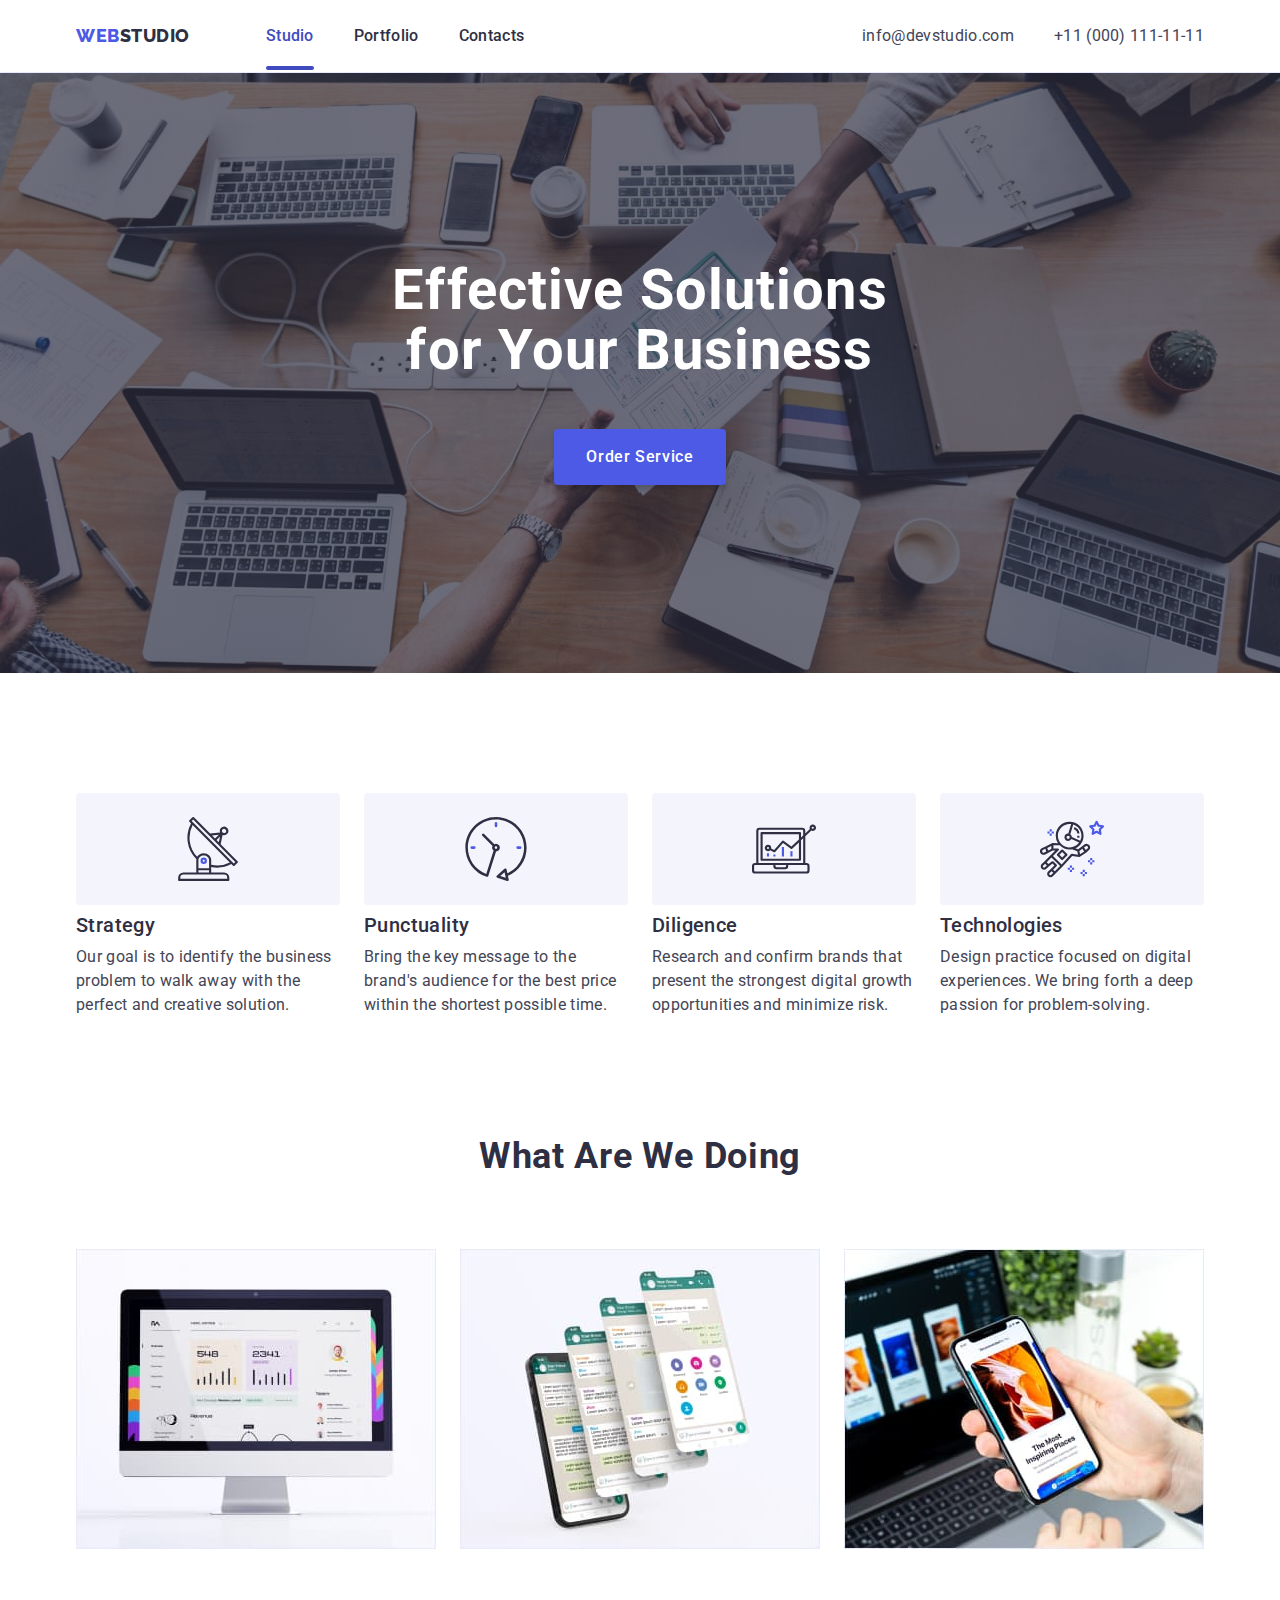
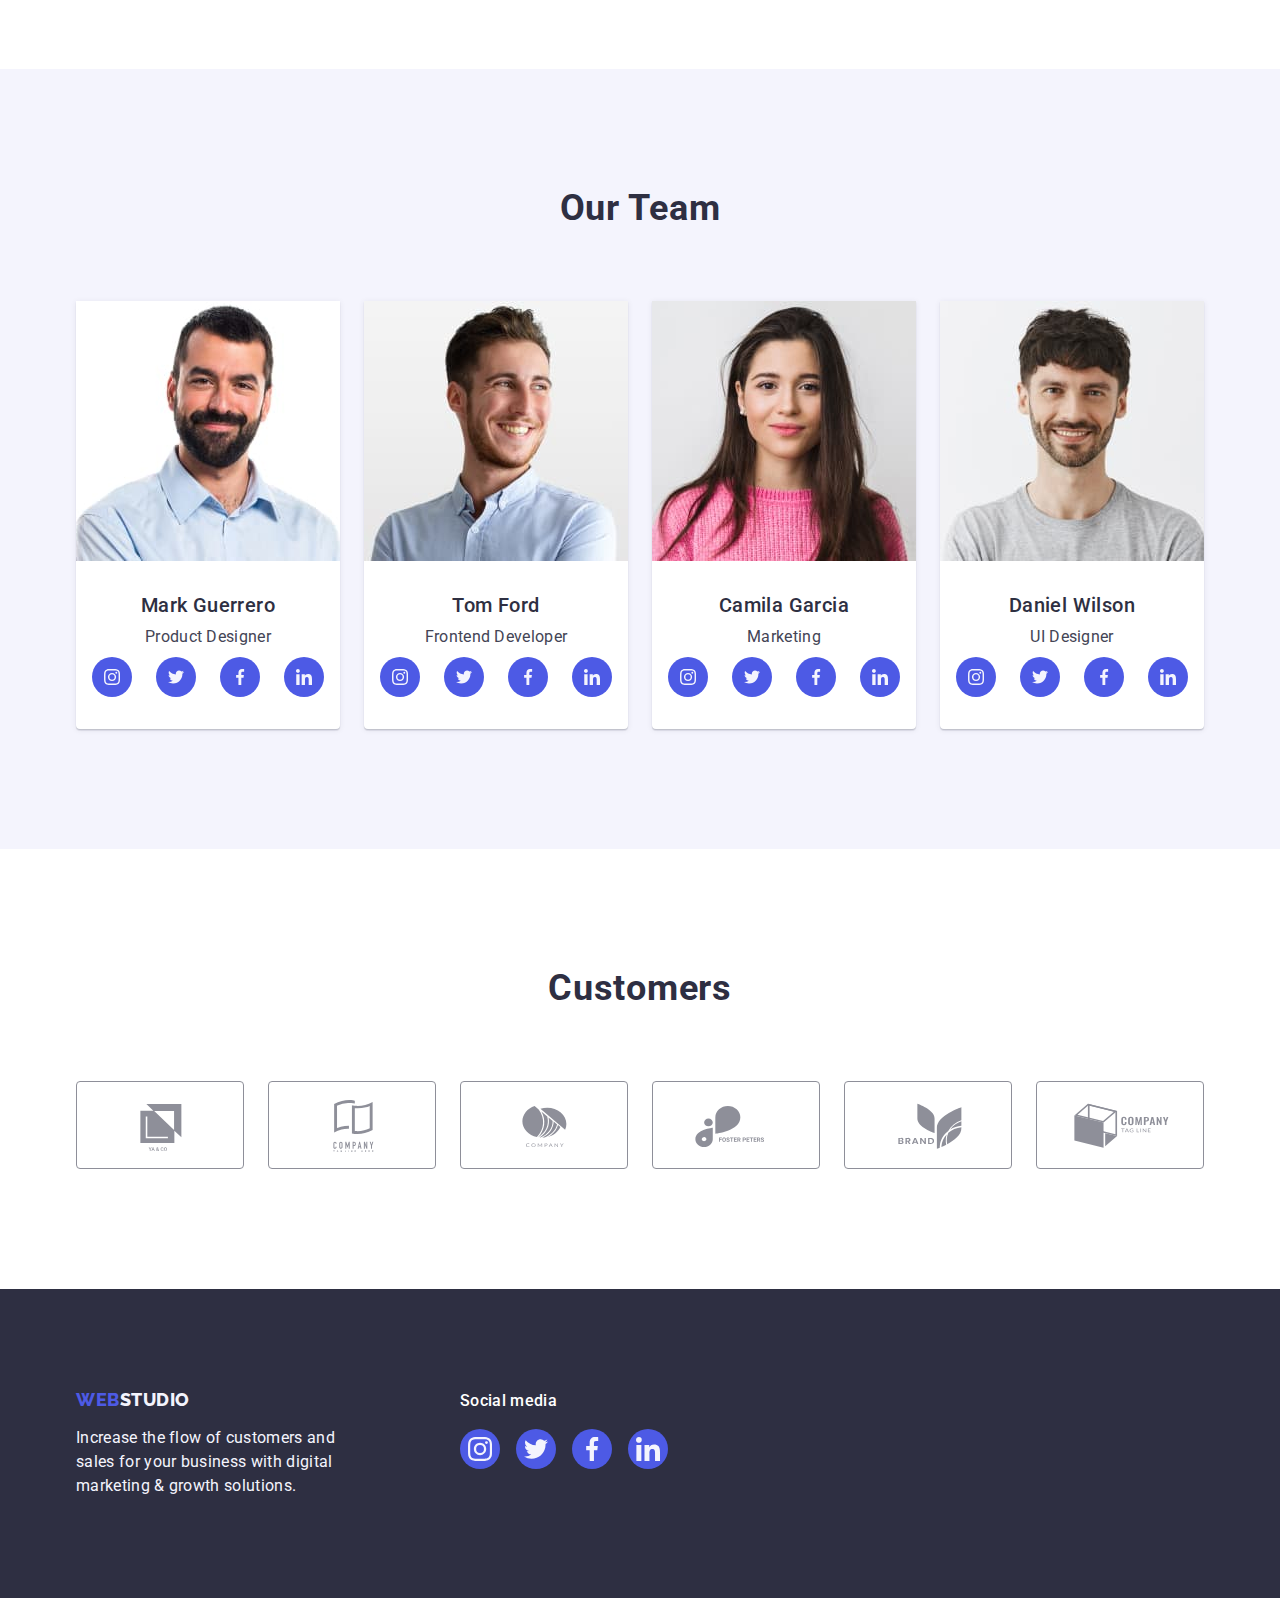
<file: index.html>
<!DOCTYPE html>
<html lang="en">
  <head>
    <meta charset="UTF-8" />
    <meta http-equiv="X-UA-Compatible" content="IE=edge" />
    <meta name="viewport" content="width=device-width, initial-scale=1.0" />
    <title>WebStudio</title>
    <link rel="preconnect" href="https://fonts.googleapis.com" />
    <link rel="preconnect" href="https://fonts.gstatic.com" crossorigin />
    <link
      href="https://fonts.googleapis.com/css2?family=Raleway:wght@800&family=Roboto:wght@400;500;700;900&display=swap"
      rel="stylesheet"
    />
    <link rel="stylesheet" href="https://cdn.jsdelivr.net/npm/modern-normalize@2.0.0/modern-normalize.min.css">
    <link rel="stylesheet" href="./css/styles.css" />
  </head>

  <body>
    <!-- ========HEADER======================= -->
    <header class="header">
      <div class="header-container container">
        <nav class="header-menu">
          <a class="header-logo logo link" href="./index.html"
            >web<span class="logo-dark">Studio</span></a
          >
          <ul class="menu-list list">
            <li class="menu-item">
              <a class="menu-link underline link" href="./index.html">Studio</a>
            </li>
            <li class="menu-item">
              <a class="menu-link link" href="./portfolio.html">Portfolio</a>
            </li>
            <li class="menu-item">
              <a class="menu-link link" href="">Contacts</a>
            </li>
          </ul>
        </nav>

        <address class="contacts-menu">
          <ul class="contacts-list list">
            <li class="contacts-item">
              <a class="contacts-link link" href="mailto:info@devstudio.com"
                >info@devstudio.com</a
              >
            </li>
            <li class="contacts-item">
              <a class="contacts-link link" href="tel:+110001111111"
                >+11 (000) 111-11-11</a
              >
            </li>
          </ul>
        </address>
      </div>
    </header>
    <!-- =================MAIN =====================-->
    <main>
     
      <!--====== HERO=================== -->
      <section class="hero-body">
       <div class="hero-container container">
          <h1 class="hero-title">Effective Solutions for Your Business</h1>
          <button class="hero-button" type="button" data-modal-open >Order Service</button>
        </div>
      </section>
      <!-- ===========PROPERTIES========================= -->
      <section class="properties-body">
        <div class="container">
          <h2 class="properties-title visually-hidden" >Properties</h2>
          <ul class="properties-list list">
            <li class="properties-item">
              <div class="properties-icons">
              <svg class="properties-icon" width="64" height="64" >
                <use href ="./images/icons.svg#icon-antenna-1"></use>
              </svg>
              </div>
              <h3 class="properties-name title-third">Strategy</h3>
              <p class="properties-text text">
                Our goal is to identify the business problem to walk away with
                the perfect and creative solution.
              </p>
            </li>
            <li class="properties-item">
              <div class="properties-icons">
              <svg class="properties-icon" width="64" height="64" >
                <use href="./images/icons.svg#icon-clock-1"></use>
              </svg></div>
              <h3 class="properties-name title-third">Punctuality</h3>
              <p class="properties-text text">
                Bring the key message to the brand's audience for the best price
                within the shortest possible time.
              </p>
            </li>
            <li class="properties-item">
              <div class="properties-icons">
              <svg class="properties-icon" width="64" height="64" >
                <use href="./images/icons.svg#icon-diagram-1"></use>
              </svg></div>
              <h3 class="properties-name title-third">Diligence</h3>
              <p class="properties-text text">
                Research and confirm brands that present the strongest digital
                growth opportunities and minimize risk.
              </p>
            </li>
            <li class="properties-item">
              <div class="properties-icons">
              <svg class="properties-icon" width="64" height="64" >
                <use href="./images/icons.svg#icon-astronaut-1"></use>
              </svg></div>
              <h3 class="properties-name title-third">Technologies</h3>
              <p class="properties-text text">
                Design practice focused on digital experiences. We bring forth a
                deep passion for problem-solving.
              </p>
            </li>
          </ul>
        </div>
      </section>

      <!--==================== ACTIVITIES ================-->
      <section class="activities-body">
        <div class="container">
          <h2 class="activities-title title-second">What are we doing</h2>
          <ul class="activities-list list">
            <li class="activities-item">
              <img
                class="activities-image"
                src="./images/activities/img1.jpg"
                alt="Monitor"
                width="360"
                height="300"
              />
            </li>
            <li class="activities-item">
              <img
                class="activities-image"
                src="./images/activities/img2.jpg"
                alt="Smartphones"
                width="360"
                height="300"
              />
            </li>
            <li class="activities-item">
              <img
                class="activities-image"
                src="./images/activities/img3.jpg"
                alt="Smartphone and laptop"
                width="360"
                height="300"
              />
            </li>
          </ul>
        </div>
      </section>

      <!-- =================TEAM ===========-->
      <section class="team-body">
        <div class="container">
          <h2 class="team-title title-second">Our Team</h2>
          <ul class="team-list list">
            <li class="team-item">
              <img
                class="team-image"
                src="./images/employees/card1.jpg"
                alt="The person"
                width="264"
                height="260"
              /><div class="team-card"> 
                <h3 class="team-name title-third">Mark Guerrero</h3>
                <p class="team-text text">Product Designer</p>
                <ul class="team-icon-list list">
                  <li class="team-icon-item">
                    <a class="team-icon-link link" href="">
                      <svg class="team-icon" width="16" height="16" >
                        <use href="./images/icons.svg#icon-instagram-1"></use>
                      </svg>
                    </a>
                  </li>
                  <li class="team-icon-item">
                    <a class="team-icon-link link" href="">
                      <svg class="team-icon" width="16" height="16" >
                        <use href="./images/icons.svg#icon-twitter-1"></use>
                      </svg>
                    </a>
                  </li>
                  <li class="team-icon-item">
                    <a class="team-icon-link link" href="">
                      <svg class="team-icon" width="16" height="16" >
                        <use href="./images/icons.svg#icon-facebook-1"></use>
                      </svg>
                    </a>
                  </li>
                  <li class="team-icon-item">
                    <a class="team-icon-link link" href="">
                      <svg class="team-icon" width="16" height="16" >
                        <use href="./images/icons.svg#icon-linkedin-1"></use>
                      </svg>
                    </a>
                  </li>
                </ul>
              </div>
              
             
            </li>
            <li class="team-item">
              <img
                class="team-image"
                src="./images/employees/card2.jpg"
                alt="The person"
                width="264"
                height="260"
              />
              <div class="team-card"> <h3 class="team-name title-third">Tom Ford</h3>
                <p class="team-text text">Frontend Developer</p>
                <ul class="team-icon-list list">
                  <li class="team-icon-item">
                    <a class="team-icon-link link" href="">
                      <svg class="team-icon" width="16" height="16" >
                        <use href="./images/icons.svg#icon-instagram-1"></use>
                      </svg>
                    </a>
                  </li>
                  <li class="team-icon-item">
                    <a class="team-icon-link link" href="">
                      <svg class="team-icon" width="16" height="16" >
                        <use href="./images/icons.svg#icon-twitter-1"></use>
                      </svg>
                    </a>
                  </li>
                  <li class="team-icon-item">
                    <a class="team-icon-link link" href="">
                      <svg class="team-icon" width="16" height="16" >
                        <use href="./images/icons.svg#icon-facebook-1"></use>
                      </svg>
                    </a>
                  </li>
                  <li class="team-icon-item">
                    <a class="team-icon-link link" href="">
                      <svg class="team-icon" width="16" height="16" >
                        <use href="./images/icons.svg#icon-linkedin-1"></use>
                      </svg>
                    </a>
                  </li>
                </ul>
              </div>
                
             
            </li>
            <li class="team-item">
              <img
                class="team-image"
                src="./images/employees/card3.jpg"
                alt="The person"
                width="264"
                height="260"
              />
              <div class="team-card"><h3 class="team-name title-third">Camila Garcia</h3>
                <p class="team-text text">Marketing</p>
                <ul class="team-icon-list list">
                  <li class="team-icon-item">
                    <a class="team-icon-link link" href="">
                      <svg class="team-icon" width="16" height="16" >
                        <use href="./images/icons.svg#icon-instagram-1"></use>
                      </svg>
                    </a>
                  </li>
                  <li class="team-icon-item">
                    <a class="team-icon-link link" href="">
                      <svg class="team-icon" width="16" height="16" >
                        <use href="./images/icons.svg#icon-twitter-1"></use>
                      </svg>
                    </a>
                  </li>
                  <li class="team-icon-item">
                    <a class="team-icon-link link" href="">
                      <svg class="team-icon" width="16" height="16" >
                        <use href="./images/icons.svg#icon-facebook-1"></use>
                      </svg>
                    </a>
                  </li>
                  <li class="team-icon-item">
                    <a class="team-icon-link link" href="">
                      <svg class="team-icon" width="16" height="16" >
                        <use href="./images/icons.svg#icon-linkedin-1"></use>
                      </svg>
                    </a>
                  </li>
                </ul>
              </div>
                
              
            </li>
            <li class="team-item">
              <img
                class="team-image"
                src="./images/employees/card4.jpg"
                alt="The person"
                width="264"
                height="260"
              />
              <div class="team-card"><h3 class="team-name title-third">Daniel Wilson</h3>
                <p class="team-text text">UI Designer</p>
                <ul class="team-icon-list list">
                  <li class="team-icon-item">
                    <a class="team-icon-link link" href="">
                      <svg class="team-icon" width="16" height="16" >
                        <use href="./images/icons.svg#icon-instagram-1"></use>
                      </svg>
                    </a>
                  </li>
                  <li class="team-icon-item">
                    <a class="team-icon-link link" href="">
                      <svg class="team-icon" width="16" height="16" >
                        <use href="./images/icons.svg#icon-twitter-1"></use>
                      </svg>
                    </a>
                  </li>
                  <li class="team-icon-item">
                    <a class="team-icon-link link" href="">
                      <svg class="team-icon" width="16" height="16" >
                        <use href="./images/icons.svg#icon-facebook-1"></use>
                      </svg>
                    </a>
                  </li>
                  <li class="team-icon-item">
                    <a class="team-icon-link link" href="">
                      <svg class="team-icon" width="16" height="16" >
                        <use href="./images/icons.svg#icon-linkedin-1"></use>
                      </svg>
                    </a>
                  </li>
                </ul>
              </div>
                
              
            </li>
          </ul>
        </div>
      </section>
      <!-- =============CUSTOMER=========== -->
      <section class="customers-body">
        <div class="container">
          <h2 class="customers-title title-second">Customers</h2>
          <ul class="customers-list list">
            <li class="customers-item">
              <a class="customers-link link" href="">
                <svg class="customers-icon" width="104" height="56" >
                  <use href="./images/icons.svg#icon-logo1"></use>
                </svg>
              </a>
            </li>
            <li class="customers-item">
              <a class="customers-link link" href="">
                <svg class="customers-icon" width="104" height="56" >
                  <use href="./images/icons.svg#icon-logo2"></use>
                </svg>
              </a>
            </li>
            <li class="customers-item">
              <a class="customers-link link" href="">
                <svg class="customers-icon" width="104" height="56" >
                  <use href="./images/icons.svg#icon-logo3"></use>
                </svg>
              </a>
            </li>
            <li class="customers-item">
              <a class="customers-link link" href="">
                <svg class="customers-icon" width="104" height="56" >
                  <use href="./images/icons.svg#icon-logo4"></use>
                </svg>
              </a>
            </li>
            <li class="customers-item">
              <a class="customers-link link" href="">
                <svg class="customers-icon" width="104" height="56" >
                  <use href="./images/icons.svg#icon-logo5"></use>
                </svg>
              </a>
            </li>
            <li class="customers-item">
              <a class="customers-link link" href="">
                <svg class="customers-icon" width="104" height="56" >
                  <use href="./images/icons.svg#icon-logo6"></use>
                </svg>
              </a>
            </li>
          </ul>
        </div>
      </section>
    </main>
    <!-- =======  /MAIN ========== -->
    <!-- =====FOOTER ============-->
    <footer class="footer">
      <div class="footer-container container">
        <div class="footer-logo-part">
        <a class="footer-logo logo link" href="./index.html"
          >web<span class="logo-light">Studio</span></a
        >
        <p class="footer-text text text-light">
          Increase the flow of customers and sales for your business with
          digital marketing & growth solutions.
        </p>
      </div>
      <div class="footer-media-part">
        <p class="footer-title text">
          Social media
        </p>
        <ul class="footer-icon-list list">
          <li class="footer-icon-item">
            <a class="footer-icon-link link" href="">
              <svg class="footer-icon" width="24" height="24" >
                <use href="./images/icons.svg#icon-instagram-1"></use>
              </svg>
            </a>
          </li>
          <li class="footer-icon-item">
            <a class="footer-icon-link link" href="">
              <svg class="footer-icon" width="24" height="24" >
                <use href="./images/icons.svg#icon-twitter-1"></use>
              </svg>
            </a>
          </li>
          <li class="footer-icon-item">
            <a class="footer-icon-link link" href="">
              <svg class="footer-icon" width="24" height="24" >
                <use href="./images/icons.svg#icon-facebook-1"></use>
              </svg>
            </a>
          </li>
          <li class="footer-icon-item">
            <a class="footer-icon-link link" href="">
              <svg class="footer-icon" width="24" height="24" >
                <use href="./images/icons.svg#icon-linkedin-1"></use>
              </svg>
            </a>
          </li>
        </ul>
      </div>
      </div>
    </footer>
    <div class="backdrop is-hidden"  data-modal>
      <div class="backdrop-modal">
        <button type="button" class="backdrop-modal-btn" data-modal-close>
          <svg class="backdrop-modal-btn-icon" width="8" height="8">
            <use href="./images/icons.svg#icon-close-modal" ></use>
          </svg>
        </button>
      </div>
    </div>
    <script src="./js/modal.js"></script>
  </body>
</html>
</file>
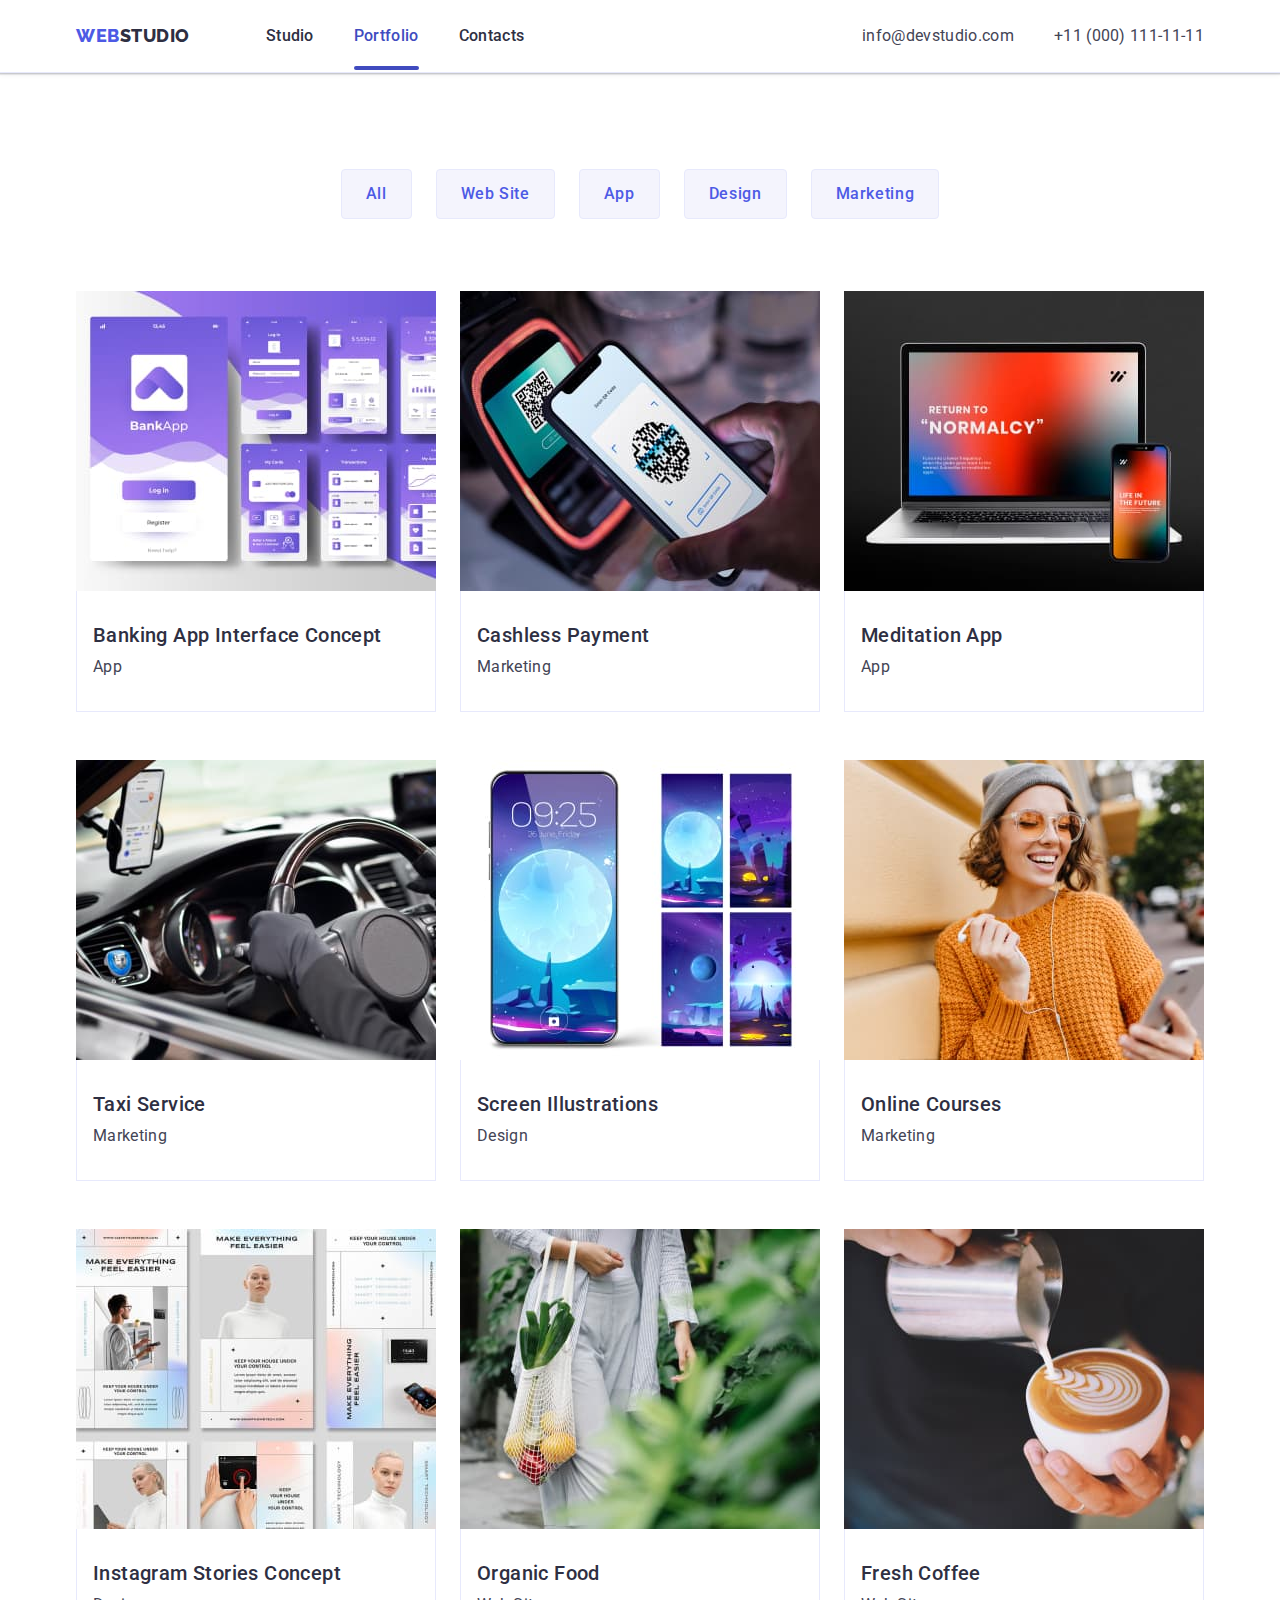
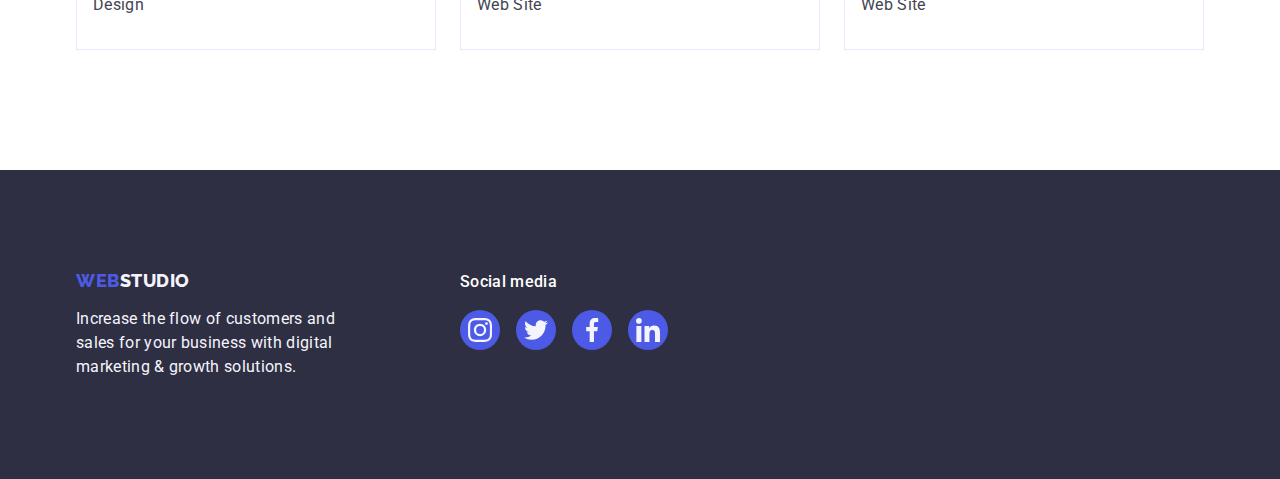
<file: portfolio.html>
<!DOCTYPE html>
<html lang="en">
  <head>
    <meta charset="UTF-8" />
    <meta http-equiv="X-UA-Compatible" content="IE=edge" />
    <meta name="viewport" content="width=device-width, initial-scale=1.0" />
    <title>Portfolio</title>
    <link rel="preconnect" href="https://fonts.googleapis.com" />
    <link rel="preconnect" href="https://fonts.gstatic.com" crossorigin />
    <link
      href="https://fonts.googleapis.com/css2?family=Raleway:wght@800&family=Roboto:wght@400;500;700;900&display=swap"
      rel="stylesheet"
    />
    <link rel="stylesheet" href="https://cdn.jsdelivr.net/npm/modern-normalize@2.0.0/modern-normalize.min.css">
    <link rel="stylesheet" href="./css/styles.css" />
  </head>
  <body>
    <!-- HEADER -->
    <header class="header">
      <div class="header-container container">
        <nav class="header-menu">
          <a class="header-logo logo link" href="./index.html"
            >web<span class="logo-dark">Studio</span></a
          >
          <ul class="menu-list list">
            <li class="menu-item">
              <a class="menu-link link" href="./index.html">Studio</a>
            </li>
            <li class="menu-item">
              <a class="menu-link underline link" href="./portfolio.html">Portfolio</a>
            </li>
            <li class="menu-item">
              <a class="menu-link link" href="">Contacts</a>
            </li>
          </ul>
        </nav>

        <address class="contacts-menu">
          <ul class="contacts-list list">
            <li class="contacts-item">
              <a class="contacts-link link" href="mailto:info@devstudio.com"
                >info@devstudio.com</a
              >
            </li>
            <li class="contacts-item">
              <a class="contacts-link link" href="tel:+110001111111"
                >+11 (000) 111-11-11</a
              >
            </li>
          </ul>
        </address>
      </div>
    </header>
    <!-- MAIN -->
    <main class="main-container">
      <!-- ======= GALLERY -->
      <section class="portfolio">
        <div class="container">
        <h1 class="portfolio-title visually-hidden" >Portfolio WebStudio</h1>
        <!-- filter MENU -->

        <ul class="filter-list list">
          <li class="filter-item">
            <button class="filter-btn" type="button">All</button>
          </li>
          <li class="filter-item">
            <button class="filter-btn" type="button">Web Site</button>
          </li>
          <li class="filter-item">
            <button class="filter-btn" type="button">App</button>
          </li>
          <li class="filter-item">
            <button class="filter-btn" type="button">Design</button>
          </li>
          <li class="filter-item">
            <button class="filter-btn" type="button">Marketing</button>
          </li>
        </ul>

        <ul class="gallery-list list">
          <li class="gallery-item">
            <a class="gallery-link link" href="">
              <div class="gallery-overlay">
                <img
                class="gallery-image"
                src="./images/portfolio-gallery/img1.jpg"
                alt="Banking App Interfaces"
                width="360"
                height="300"
              />
              <p class="gallery-overlay-text text text-light">14 Stylish and User-Friendly App Design Concepts · Task Manager App · Calorie Tracker App · Exotic Fruit Ecommerce App · Cloud Storage App</p>
              </div>
              <div class="gallery-card">
              <h2 class="gallery-project-title title-second">
                Banking App Interface Concept
              </h2>
              <p class="gallery-project-text text">App</p></div>
            </a>
          </li>
          <li class="gallery-item">
            <a class="gallery-link link" href="">
              <div class="gallery-overlay">
                <img
                class="gallery-image"
                src="./images/portfolio-gallery/img2.jpg"
                alt="Banking App Interfaces"
                width="360"
                height="300"
              />
              <p class="gallery-overlay-text text text-light">14 Stylish and User-Friendly App Design Concepts · Task Manager App · Calorie Tracker App · Exotic Fruit Ecommerce App · Cloud Storage App</p>
              </div>
              <div class="gallery-card">
              <h2 class="gallery-project-title title-second">
                Cashless Payment
              </h2>
              <p class="gallery-project-text text">Marketing</p></div></a
            >
          </li>
          <li class="gallery-item">
            <a class="gallery-link link" href="">
              <div class="gallery-overlay">
                <img
                class="gallery-image"
                src="./images/portfolio-gallery/img3.jpg"
                alt="Banking App Interfaces"
                width="360"
                height="300"
              />
              <p class="gallery-overlay-text text text-light">14 Stylish and User-Friendly App Design Concepts · Task Manager App · Calorie Tracker App · Exotic Fruit Ecommerce App · Cloud Storage App</p>
              </div>
              <div class="gallery-card">
              <h2 class="gallery-project-title title-second">Meditation App</h2>
              <p class="gallery-project-text text">App</p></div></a
            >
          </li>
          <li class="gallery-item">
            <a class="gallery-link link" href="">
              <div class="gallery-overlay">
                <img
                class="gallery-image"
                src="./images/portfolio-gallery/img4.jpg"
                alt="Banking App Interfaces"
                width="360"
                height="300"
              />
              <p class="gallery-overlay-text text text-light">14 Stylish and User-Friendly App Design Concepts · Task Manager App · Calorie Tracker App · Exotic Fruit Ecommerce App · Cloud Storage App</p>
              </div>
              <div class="gallery-card">
              <h2 class="gallery-project-title title-second">Taxi Service</h2>
              <p class="gallery-project-text text">Marketing</p></div></a
            >
          </li>
          <li class="gallery-item">
            <a class="gallery-link link" href="">
              <div class="gallery-overlay">
                <img
                class="gallery-image"
                src="./images/portfolio-gallery/img5.jpg"
                alt="Banking App Interfaces"
                width="360"
                height="300"
              />
              <p class="gallery-overlay-text text text-light">14 Stylish and User-Friendly App Design Concepts · Task Manager App · Calorie Tracker App · Exotic Fruit Ecommerce App · Cloud Storage App</p>
              </div>
              <div class="gallery-card">
              <h2 class="gallery-project-title title-second">
                Screen Illustrations
              </h2>
              <p class="gallery-project-text text">Design</p></div></a
            >
          </li>
          <li class="gallery-item">
            <a class="gallery-link link" href="">
              <div class="gallery-overlay">
                <img
                class="gallery-image"
                src="./images/portfolio-gallery/img6.jpg"
                alt="Banking App Interfaces"
                width="360"
                height="300"
              />
              <p class="gallery-overlay-text text text-light">14 Stylish and User-Friendly App Design Concepts · Task Manager App · Calorie Tracker App · Exotic Fruit Ecommerce App · Cloud Storage App</p>
              </div>
              <div class="gallery-card">
              <h2 class="gallery-project-title title-second">Online Courses</h2>
              <p class="gallery-project-text text">Marketing</p></div></a
            >
          </li>
          <li class="gallery-item">
            <a class="gallery-link link" href="">
              <div class="gallery-overlay">
                <img
                class="gallery-image"
                src="./images/portfolio-gallery/img7.jpg"
                alt="Banking App Interfaces"
                width="360"
                height="300"
              />
              <p class="gallery-overlay-text text text-light">14 Stylish and User-Friendly App Design Concepts · Task Manager App · Calorie Tracker App · Exotic Fruit Ecommerce App · Cloud Storage App</p>
              </div>
              <div class="gallery-card">
              <h2 class="gallery-project-title title-second">
                Instagram Stories Concept
              </h2>
              <p class="gallery-project-text text">Design</p></div></a
            >
          </li>
          <li class="gallery-item">
            <a class="gallery-link link" href="">
              <div class="gallery-overlay">
                <img
                class="gallery-image"
                src="./images/portfolio-gallery/img8.jpg"
                alt="Banking App Interfaces"
                width="360"
                height="300"
              />
              <p class="gallery-overlay-text text text-light">14 Stylish and User-Friendly App Design Concepts · Task Manager App · Calorie Tracker App · Exotic Fruit Ecommerce App · Cloud Storage App</p>
              </div>
              <div class="gallery-card">
              <h2 class="gallery-project-title title-second">Organic Food</h2>
              <p class="gallery-project-text text">Web Site</p></div></a
            >
          </li>
          <li class="gallery-item">
            <a class="gallery-link link" href="">
              <div class="gallery-overlay">
                <img
                class="gallery-image"
                src="./images/portfolio-gallery/img9.jpg"
                alt="Banking App Interfaces"
                width="360"
                height="300"
              />
              <p class="gallery-overlay-text text text-light">14 Stylish and User-Friendly App Design Concepts · Task Manager App · Calorie Tracker App · Exotic Fruit Ecommerce App · Cloud Storage App</p>
              </div>
              <div class="gallery-card">
              <h2 class="gallery-project-title title-second">Fresh Coffee</h2>
              <p class="gallery-project-text text">Web Site</p></div></a
            >
          </li>
        </ul>
      </div>
    </section>
    </main>

    <!-- FOOTER -->
    <footer class="footer">
      <div class="footer-container container">
        <div class="footer-logo-part">
        <a class="footer-logo logo link" href="./index.html"
          >web<span class="logo-light">Studio</span></a
        >
        <p class="footer-text text text-light">
          Increase the flow of customers and sales for your business with
          digital marketing & growth solutions.
        </p>
      </div>
      <div class="footer-media-part">
        <p class="footer-title text">
          Social media
        </p>
        <ul class="footer-icon-list list">
          <li class="footer-icon-item">
            <a class="footer-icon-link link" href="">
              <svg class="footer-icon" width="24" height="24" >
                <use href="./images/icons.svg#icon-instagram-1"></use>
              </svg>
            </a>
          </li>
          <li class="footer-icon-item">
            <a class="footer-icon-link link" href="">
              <svg class="footer-icon" width="24" height="24" >
                <use href="./images/icons.svg#icon-twitter-1"></use>
              </svg>
            </a>
          </li>
          <li class="footer-icon-item">
            <a class="footer-icon-link link" href="">
              <svg class="footer-icon" width="24" height="24" >
                <use href="./images/icons.svg#icon-facebook-1"></use>
              </svg>
            </a>
          </li>
          <li class="footer-icon-item">
            <a class="footer-icon-link link" href="">
              <svg class="footer-icon" width="24" height="24" >
                <use href="./images/icons.svg#icon-linkedin-1"></use>
              </svg>
            </a>
          </li>
        </ul>
      </div>
      </div>
    </footer>
  </body>
</html>
</file>
<file: css/styles.css>
:root {
	--primary-brand-color: #4d5ae5;
	--pressed-state-color: #404bbf;
	--dark-color: #2e2f42;
	--success-color: #31d0aa;
	--text-color: #434455;
	--suble-text-color: #8e8f99;
	--accent-color: #e7e9fc;
	--light-color: #f4f4fd;
	--modal-overlay-color: rgba(46, 47, 66, 0.4);
	--hero-background-color: rgba(46, 47, 66, 0.7);
	--white-background-color: #ffffff;
	--modal-background-color: #fcfcfc;
}

body {
	font-family: "Roboto", sans-serif;
	background-color: var(--white-background-color);
	color: var(--text-color);
	
}
/* =========== COMPONENTS==== */
ul {
	margin-top: 0;
	margin-bottom: 0;
	padding: 0;
}
h1,
h2,
h3,
p{
	margin-top: 0;
	margin-bottom: 0;
}

img{
	display: block;
}


.list {
	list-style: none;
}
.link {
	text-decoration: none;
}
.container {
		width: 1158px;
	padding-right: 15px;
	padding-left: 15px;
	margin-right: auto;
	margin-left: auto;
}
.logo {
	font-family: "Raleway", sans-serif;
	font-weight: 800;
	font-size: 18px;
	line-height: 1.17;
	letter-spacing: 0.03em;
	text-transform: uppercase;
	color: var(--primary-brand-color);
	

}
.visually-hidden {
	position: absolute;
	width: 1px;
	height: 1px;
	margin: -1px;
	border: 0;
	padding: 0;
	
	white-space: nowrap;
	clip-path: inset(100%);
	clip: rect(0 0 0 0);
	overflow: hidden;
  }

/* =========== /COMPONENTS==== */

/* ============HEADER== */
.header{
	border-bottom: 1px solid var(--accent-color);
	box-shadow: 0px 2px 1px rgba(46, 47, 66, 0.08), 0px 1px 1px rgba(46, 47, 66, 0.16), 0px 1px 6px rgba(46, 47, 66, 0.08);
}
.header-container{
	display: flex;
	

}
.header-menu{
	display: flex;
	align-items: center;
	
}
.header-logo{
	margin-right: 76px;
}
.logo-dark {
	color: var(--dark-color);
}
.menu-list{
	display: flex;
	
}

.menu-list li{
	margin-right: 40px;
}
.menu-list li:last-child{
	margin-right: 0;
}

.menu-link {
	position: relative;
	font-weight: 500;
	font-size: 16px;
	line-height: 1.5;
	letter-spacing: 0.02em;
	color: var(--dark-color);
	padding-top: 24px;
	padding-bottom: 24px;
	
	transition: color 250ms cubic-bezier(0.4, 0, 0.2, 1);
}

.menu-link:hover,
.menu-link:focus {
	color: var(--pressed-state-color);
}
.underline{
	color: var(--pressed-state-color);
}
.underline::after{
	content:'';
	display: block;
	position: absolute;
	left: 0;
	bottom: -1px; 

	width: 100%;
	height: 4px;
	background-color:var(--pressed-state-color);
border-radius: 2px;
}

.contacts-menu {
	font-style: normal;
	margin-left: auto;
	align-items: center;
		
}
.contacts-list{
	display: flex;
	padding-top: 24px;
	padding-bottom: 24px;
	gap: 40px
	
	
}
/* 
.contacts-list .contacts-item+.contacts-item{
	margin-left: 40px;
} */
.contacts-link {
	font-size: 16px;
	line-height: 1.5;
	letter-spacing: 0.02em;
	color: var(--text-color);
	transition: color 250ms cubic-bezier(0.4, 0, 0.2, 1);
}

.contacts-link:hover,
.contacts-link:focus {
	color: var(--pressed-state-color);
}

/* ========MAIN=============== */

.hero-body {

	/* display: flex;
  flex-direction: column;
  justify-content: center; */

 max-width: 1440px;
 margin: auto;
  text-align: center;
  min-height: 600px;
  padding-top: 188px;
  padding-bottom: 188px;
  background-image: linear-gradient( var(--hero-background-color), var(--hero-background-color)), url(../images/hero/people-office1.jpg);
  background-color: var(--hero-background-color);
  background-size: cover;
  background-repeat: no-repeat; 
  background-position: center;
}

	

 .hero-container{
	
	margin-left: auto;
	margin-right: auto;
} 
.hero-title {
	margin-bottom: 48px;
	font-weight: 700;
	font-size: 56px;
	line-height: 1.07;
	letter-spacing: 0.02em;
	color: var(--white-background-color);
	max-width: 496px;
	margin-left: auto;
	margin-right: auto;
}
	
.hero-button {
	min-width: 169px;
	font-family: inherit;
	font-weight: 500;
	font-size: 16px;
	line-height: 1.5;
	letter-spacing: 0.04em;
	color: var(--white-background-color);
	background-color: var(--primary-brand-color);
	cursor: pointer;
	display: block;
	padding: 16px 32px;
	box-shadow: 0px 4px 4px rgba(0, 0, 0, 0.15);
	border-radius: 4px;
	border: none;
	margin: 0 auto;
	transition: background-color 250ms cubic-bezier(0.4, 0, 0.2, 1);
}
.hero-button:hover,
.hero-button:focus {
	background-color: var(--pressed-state-color);
}


.properties-body{
	padding: 120px 0;
}
.properties-list{
	display: flex;
	gap: 24px;
	
}
.properties-item{
width: calc((100% - 3 * 24px) / 4)
}
.properties-icons{
	width: 264px;
height: 112px;
background:var(--light-color);
border-radius: 4px;
display: flex;
  justify-content: center;
  align-items: center;
  margin-bottom: 8px;
}

.properties-name{
	margin-bottom: 8px;
}

/* .properties-list .properties-item+.properties-item{
	margin-left: 24px;
} */
.title-second {
	font-weight: 700;
	font-size: 36px;
	line-height: 1.11;
	letter-spacing: 0.02em;
	color: var(--dark-color);
	text-align: center;
	text-transform: capitalize;
	
}
.title-third {
	font-weight: 500;
	font-size: 20px;
	line-height: 1.2;
	letter-spacing: 0.02em;
	color: var(--dark-color);
}
.text {
	font-size: 16px;
	line-height: 1.5;
	letter-spacing: 0.02em;
}
.activities-body{
	padding-bottom: 120px;
	
}
.activities-title{
	margin-bottom: 72px;
}
.activities-list{
	display: flex;
	gap: 24px; 

}
/* .activities-list .activities-item+.activities-item{
	margin-left: 24px;
} */


.team-body {
	background-color: var(--light-color);
	padding-bottom: 120px;
	padding-top: 120px;
	
}
.team-title{
margin-bottom: 72px;
}
.team-list{
	display: flex;
	gap: 24px; 
	
}

/* 
.team-list .team-item+.team-item{
	margin-left: 24px;
} */
.team-item {
	background-color: var(--white-background-color);
		border-radius: 0px 0px 4px 4px; 
		box-shadow: 0px 1px 6px rgba(46, 47, 66, 0.08), 0px 1px 1px rgba(46, 47, 66, 0.16), 0px 2px 1px rgba(46, 47, 66, 0.08);
}
.team-card{
	padding: 32px 16px;
	text-align: center;
}

.team-name{
	margin-bottom: 8px;
	
}
.team-text{
	margin-bottom: 8px;	
}
.team-icon-list{
	display: flex;
	justify-content: center;
	/* justify-content:space-around ; */
	gap: 24px;
}
.team-icon-link {
	display: flex;
	justify-content: center;
	align-items: center;
	width: 40px;
	height: 40px;
	border-radius: 50%;
	background-color: var(--primary-brand-color);
	transition: background-color 250ms cubic-bezier(0.4, 0, 0.2, 1);
}
.team-icon-link:hover,
.team-icon-link:focus{
	background-color: var(--pressed-state-color);
}
.team-icon{
	fill: var(--light-color);
}
.customers-body{
	padding-top: 120px;
	padding-bottom: 120px;
}
.customers-title{
	margin-bottom: 72px;
}
.customers-list{
	display: flex;
	gap: 24px;
}
.customers-link{
	display: flex;
	justify-content: center;
	align-items: center;
	width: 168px;
height: 88px;
border: 1px solid var(--suble-text-color);
border-radius: 4px;
color: var(--suble-text-color);
transition: border-color 250ms cubic-bezier(0.4, 0, 0.2, 1), color 250ms cubic-bezier(0.4, 0, 0.2, 1);
}
.customers-link:hover,
.customers-link:focus{
	border: 1px solid var(--pressed-state-color);
	/* fill: var(--pressed-state-color); */
	color: var(--pressed-state-color);
}
.customers-icon{
	fill: currentColor; 
}



/* ======FOOTER======== */
.footer {
	background-color: var(--dark-color);
	/* display: flex; */
	padding-top: 100px;
	padding-bottom: 100px
	
}
.footer-container{
	display: flex;
	align-items: baseline;
}
.footer-logo-part{

	margin-right: 120px;
}

.footer-logo{
	display: inline-block;
	margin-bottom: 16px;
}


.logo-light {
	color: var(--light-color);
}
.footer-text{
	width: 264px;
	
}
.text-light {
	color: var(--light-color);
}

.footer-title{
	margin-bottom: 16px;
	font-weight: 500;
	color: var(--white-background-color);

}
.footer-icon-list{
	display: flex;
	gap: 16px;
}
.footer-icon-link{
	display:flex;
	justify-content:center;
	align-items: center;
	width: 40px;
    height: 40px;
    border-radius: 50%;
    background-color: var(--primary-brand-color);
    fill: var(--light-color);
	transition: background-color 250ms cubic-bezier(0.4, 0, 0.2, 1);
}
.footer-icon-link:hover,
.footer-icon-link:focus{
	background-color: var(--success-color);
	
}

/* =======MODAL WINDOW======= */
.backdrop{
	position: fixed;
	top: 0;
	left: 0;
	z-index: 100;
	width: 100%;
	height: 100%;
	background: var(--modal-overlay-color);
	transition: opacity	250ms cubic-bezier(0.4, 0, 0.2, 1), visibility 250ms cubic-bezier(0.4, 0, 0.2, 1);
}
.backdrop-modal{
	position: absolute;
	top: 50%;
	left: 50%;
	transform: translate(-50%, -50%);

	width: 408px;
	background: var(--modal-background-color);
	min-height: 584px;
	border-radius: 4px;
	box-shadow: 0px 1px 1px rgba(0, 0, 0, 0.14), 0px 1px 3px rgba(0, 0, 0, 0.12), 0px 2px 1px rgba(0, 0, 0, 0.2);
	transition: transform 250ms cubic-bezier(0.4, 0, 0.2, 1); 
}
.backdrop-modal-btn{
	position: absolute;
	top: 24px;
	right: 24px;
	display:flex;
	justify-content:center;
	align-items: center;
	cursor: pointer;

	background-color: var(--accent-color);
	color: var(--dark-color);

	border: 1px solid rgba(0, 0, 0, 0.1);
	border-radius: 50%;
	width: 24px;
	height: 24px;
	padding: 0;
	
	transition: background-color 250ms cubic-bezier(0.4, 0, 0.2, 1), border 250ms cubic-bezier(0.4, 0, 0.2, 1); 
}
.backdrop-modal-btn:hover,
.backdrop-modal-btn:focus{
	
	background-color: var(--pressed-state-color);
	color: var(--white-background-color);
	/* border-radius: 4px; */
	border: none; 
}

.backdrop-modal-btn-icon{
	fill: currentColor; 
	transition: fill 250ms cubic-bezier(0.4, 0, 0.2, 1);
}
.backdrop.is-hidden{
opacity: 0;
visibility: hidden;
pointer-events: none;
}


/* ===PORTFOLIO HTML===== */
.portfolio{
	padding-top: 96px;
	padding-bottom: 120px;
}
.filter-list{
	display: flex;
	justify-content: center;
	margin-bottom: 72px;
	gap: 24px
	
}
/* .filter-list .filter-item+.filter-item{
	margin-left: 24px;
} */
.filter-btn {
	font-family: inherit;
	font-weight: 500;
	font-size: 16px;
	line-height: 1.5;
	letter-spacing: 0.04em;

	color: var(--primary-brand-color);
	background-color: var(--light-color);
	border: 1px solid var(--accent-color);
	border-radius: 4px;
	padding: 12px 24px;
	
	transition: color 250ms cubic-bezier(0.4, 0, 0.2, 1), background-color 250ms cubic-bezier(0.4, 0, 0.2, 1), border-color 250ms cubic-bezier(0.4, 0, 0.2, 1), box-shadow 250ms cubic-bezier(0.4, 0, 0.2, 1);
}

.filter-btn:hover,
.filter-btn:focus {
	color: var(--white-background-color);
	cursor: pointer;
	background-color: var(--pressed-state-color);
	border: 1px solid transparent;
	box-shadow: 0px 3px 1px rgba(0, 0, 0, 0.1), 0px 2px 1px rgba(0, 0, 0, 0.08), 0px 2px 2px rgba(0, 0, 0, 0.12);
}

.gallery-list{
	
	display: flex;
	flex-wrap: wrap;
	column-gap: 24px;
	row-gap: 48px; 
}
.gallery-item{
	width: calc((100% - 48px) / 3);
	
}

.gallery-link{
	display: block;
	transition: box-shadow 250ms cubic-bezier(0.4, 0, 0.2, 1);
	
}
.gallery-link:hover,
.gallery-link:focus{
box-shadow: 0px 1px 6px rgba(46, 47, 66, 0.08), 0px 1px 1px rgba(46, 47, 66, 0.16), 0px 2px 1px rgba(46, 47, 66, 0.08);
}
.gallery-link:hover .gallery-overlay-text,
.gallery-link:focus .gallery-overlay-text{
	transform: translate(0, 0);
}
.gallery-overlay{
	position: relative;
	overflow: hidden;
}
.gallery-overlay-text{
	
position:absolute;
top: 0;
left: 0;

width: 100%;
height: 100%;
	background-color: var(--primary-brand-color);
mix-blend-mode: normal;

padding: 40px 32px; 
overflow:auto;
transform: translate(0, 100%);
transition: transform 250ms cubic-bezier(0.4, 0, 0.2, 1);

}

.gallery-card{
	border: 1px solid var(--accent-color);
	border-top: none; 
	padding: 32px 16px;
}
.gallery-project-title {
	font-weight: 500;
	font-size: 20px;
	line-height: 1.2;
	margin-bottom: 8px;
	text-align:left;
}

.gallery-project-text {
	color: var(--text-color);
	
}
</file>
